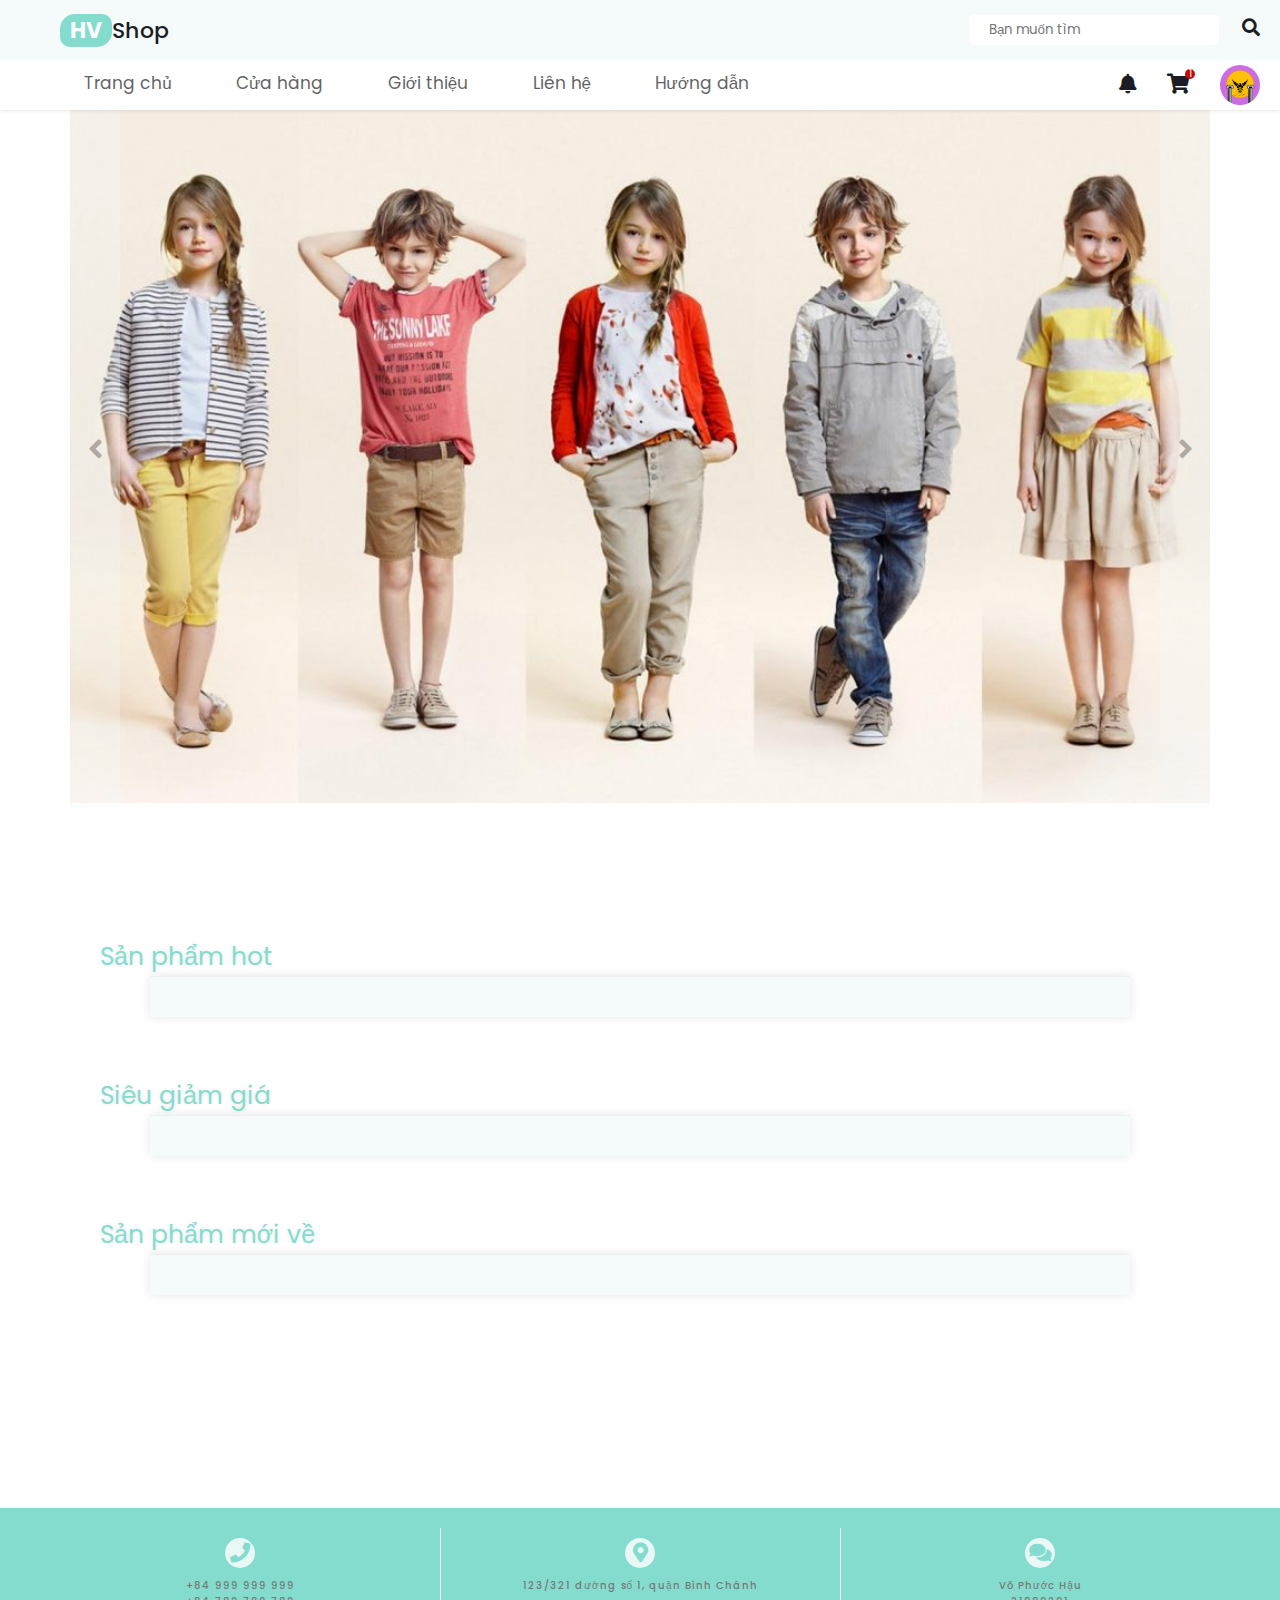
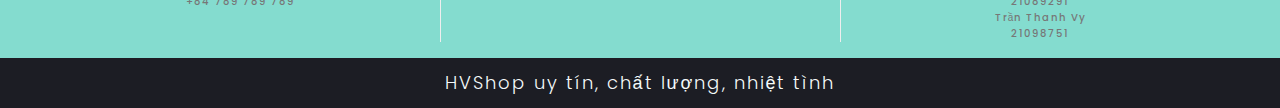
<file: index.html>
<!DOCTYPE html>
<html lang="en">
<head>
    <meta charset="UTF-8">
    <meta http-equiv="X-UA-Compatible" content="IE=edge">
    <meta name="viewport" content="width=device-width, initial-scale=1.0">
    <title>HV Shop</title>

    <!-- font awesome link -->
    <link rel="stylesheet" href="https://cdnjs.cloudflare.com/ajax/libs/font-awesome/5.15.4/css/all.min.css" integrity="sha512-1ycn6IcaQQ40/MKBW2W4Rhis/DbILU74C1vSrLJxCq57o941Ym01SwNsOMqvEBFlcgUa6xLiPY/NS5R+E6ztJQ==" crossorigin="anonymous" referrerpolicy="no-referrer" /> 

    <!-- css file -->
    <link rel="stylesheet" href="./all/color.css">
    <link rel="stylesheet" href="./style-home.css">
    <link rel="stylesheet" href="./all/style.css">



</head>
<body>

    <!-- header starts -->
    <header>
    <div class="header-top">
        <div class="logo">
            <h2>HV</h2>
            <p>Shop</p>
        </div>
        <div class="search-box">
            <input id="search-box" type="text" placeholder="Bạn muốn tìm">
            <label for="search-box"><i class="fas fa-search"></i></label>
            <div class="search-block">
                <p>Bạn muốn tìm</p>
            </div>
        </div>
    </div>
    <div class="header-bottom">
        <div class="menu">
            <div class="btn-menu" id="btn-menu"><i class="fas fa-bars"></i></div>
            <div class="menu-section">
                <a href="./index.html">Trang chủ</a>
                <a href="./shop/shop.html">Cửa hàng</a>
                <a href="./introduce/introduce.html">Giới thiệu</a>
                <a href="./contact/contact.html">Liên hệ</a>
                <a href="./sitemap/sitemap.html">Hướng dẫn</a>

            </div>
        </div>
        <div class="icons">
            <a href="./notification/notification.html"><i class="fas fa-bell"></i></a>
            <a href="./cart/cart.html"><i class="fas fa-shopping-cart" id="cart"><div class="count">1</div></i></a>
            <a href="./login/login.html" class="image-user">
                <img src="./image/avatar.png" alt="">
            </a>
        </div>
        
    </div>
    </header>
    <!-- header ends-->

    <!-- event section start -->
    <div class="events">
        <div class="frame">
            <i class="fas fa-angle-left prev-btn" onclick="prevSlide()"></i>
            <div class="slide-group">
                <div class="slide-item">
                    <img src="./image/events/event1.jpg" alt="">
                </div>
                <div class="slide-item">
                    <img src="./image/events/event2.jpg" alt="">
                </div>
                <div class="slide-item">
                    <img src="./image/events/event1.jpg" alt="">
                </div>
                <div class="slide-item">
                    <img src="./image/events/event2.jpg" alt="">
                </div>
            </div>
            <i class="fas fa-angle-right next-btn" onclick="nextSlide()"></i>
        </div>
    </div>
    <!-- event section end -->


    <!-- main starts -->
    <article>
        

        <!-- hot product section start -->
        <section id="hot">
            <div class="title">Sản phẩm hot</div>
            <div class="wrapper"></div>
        </section>
        <!-- hot product section ends -->


        <!-- sale product section start -->
        <section id="sale">
            <div class="title">Siêu giảm giá</div>
            <div class="wrapper">
            </div>
        </section>
        <!-- sale product section end -->

        <!-- new product section start -->
        <section id="new">
            <div class="title">Sản phẩm mới về</div>
            <div class="wrapper">
            </div>
        </section>
        <!-- new product section end-->




    </article>
    <!-- main ends -->

    <!-- footer starts -->
    <footer>
    <div class="icons">
        <div class="icon-group">
            <i class="fas fa-phone"></i>
            <div class="text">+84 999 999 999</div>
            <div class="text">+84 789 789 789</div>
        </div>
    
        <div class="icon-group">
            <i class="fas fa-map-marker-alt"></i>
            <div class="text">123/321 đường số 1, quận Bình Chánh</div>
        </div>
    
        <div class="icon-group">
            <i class="fas fa-comments"></i>
            <div class="text">Võ Phước Hậu <br>21089291</div>
            <div class="text">Trần Thanh Vy<br>21098751</div>
        </div>
    
        <div class="footer">HVShop uy tín, chất lượng, nhiệt tình</div>
    </div>
    </footer>
    <!-- footer ends -->



    <!-- javascript file -->
    <script type="module" src="./script.js"></script>
</body>
</html>
</file>
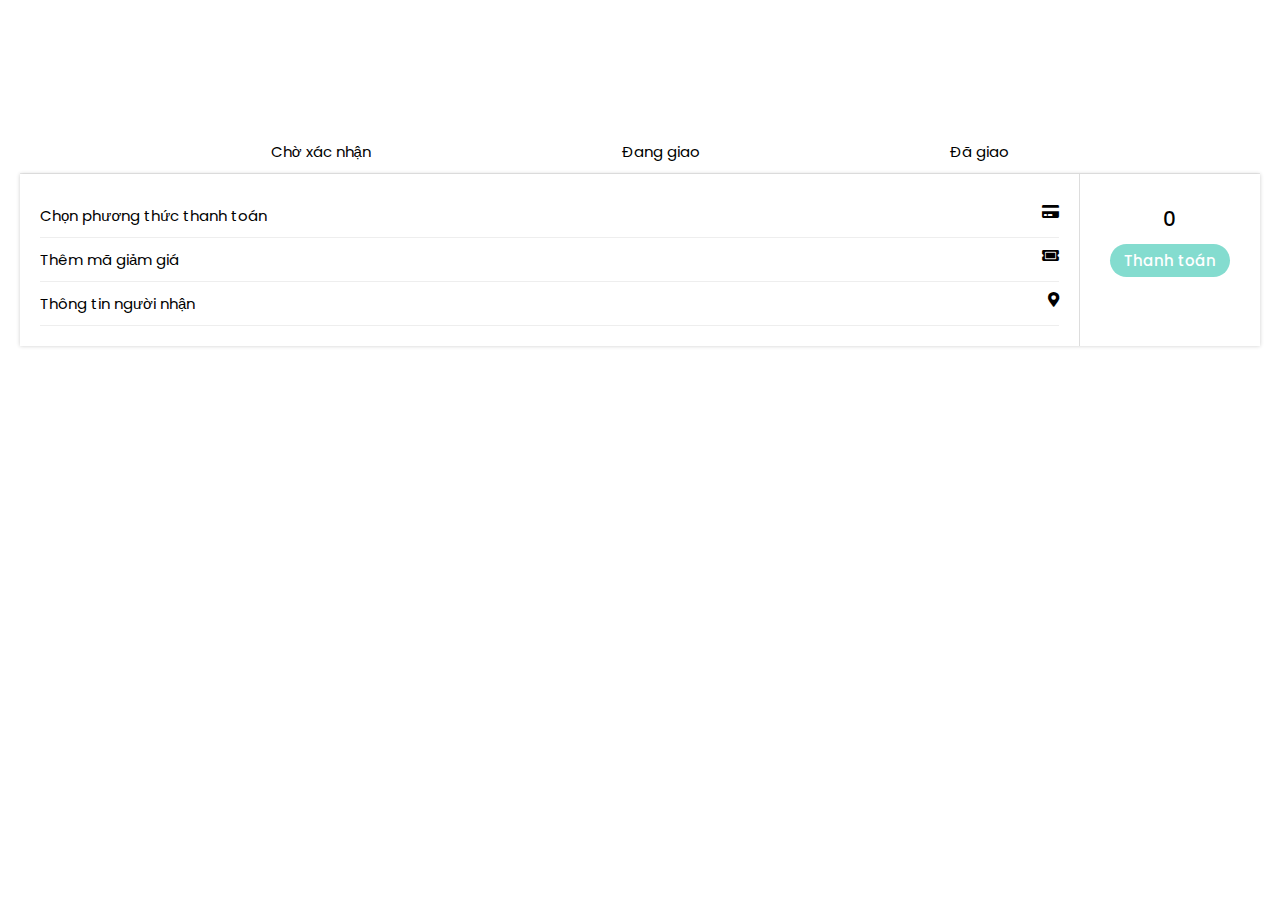
<file: cart/cart.html>
<!DOCTYPE html>
<html lang="en">
<head>
    <meta charset="UTF-8">
    <meta http-equiv="X-UA-Compatible" content="IE=edge">
    <meta name="viewport" content="width=device-width, initial-scale=1.0">
    <title>Cart</title>

    <!-- font awesome link -->
    <link rel="stylesheet" href="https://cdnjs.cloudflare.com/ajax/libs/font-awesome/5.15.4/css/all.min.css" integrity="sha512-1ycn6IcaQQ40/MKBW2W4Rhis/DbILU74C1vSrLJxCq57o941Ym01SwNsOMqvEBFlcgUa6xLiPY/NS5R+E6ztJQ==" crossorigin="anonymous" referrerpolicy="no-referrer" /> 

    <!-- css file -->
    <link rel="stylesheet" href="../all/color.css">
    <link rel="stylesheet" href="./cart.css">
    <link rel="stylesheet" href="../all/style.css">

</head>
<body>

    <!-- main starts -->
    <article>
        <nav class="cart-nav">
            <div>Chờ xác nhận</div>
            <div>Đang giao</div>
            <div>Đã giao</div>
        </nav>

        <main class="cart-body">
        </main>

        <div class="confirm-total">
            <div class="payment">
                <p>Chọn phương thức thanh toán <i class="fas fa-credit-card"></i></p>
                <p>Thêm mã giảm giá <i class="fas fa-ticket-alt"></i></p>
                <p>Thông tin người nhận <i class="fas fa-map-marker-alt"></i></p>

            </div>
            <div class="bill">
                <div id="total">0</div>
                <div class="btn" id="abate" onclick="alert('thanh toán thành công!')">Thanh toán</div>
            </div>
        </div>
    </article>
    <!-- main ends -->





    <!-- javascript file -->
    <script type="module" src="../all/app.js"></script>
    <script src="./cart.js"></script>
    
</body>
</html>
</file>
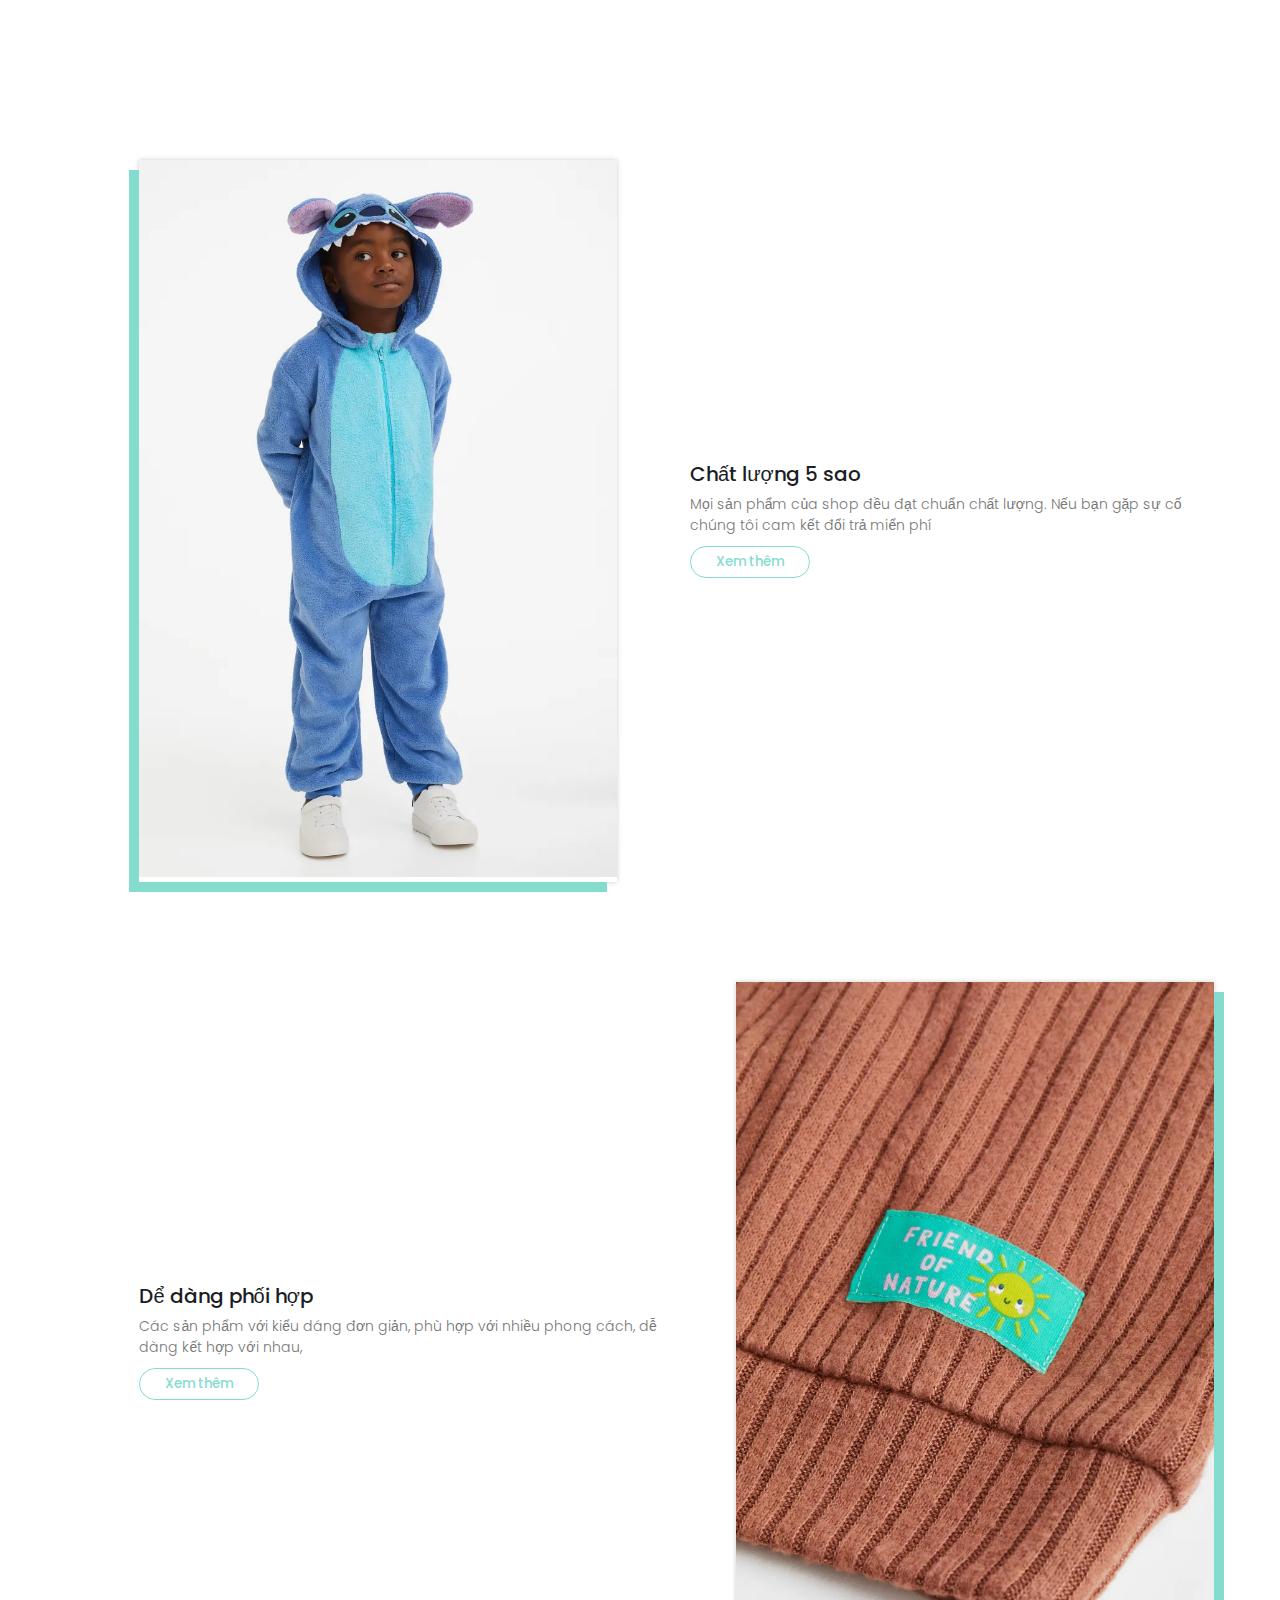
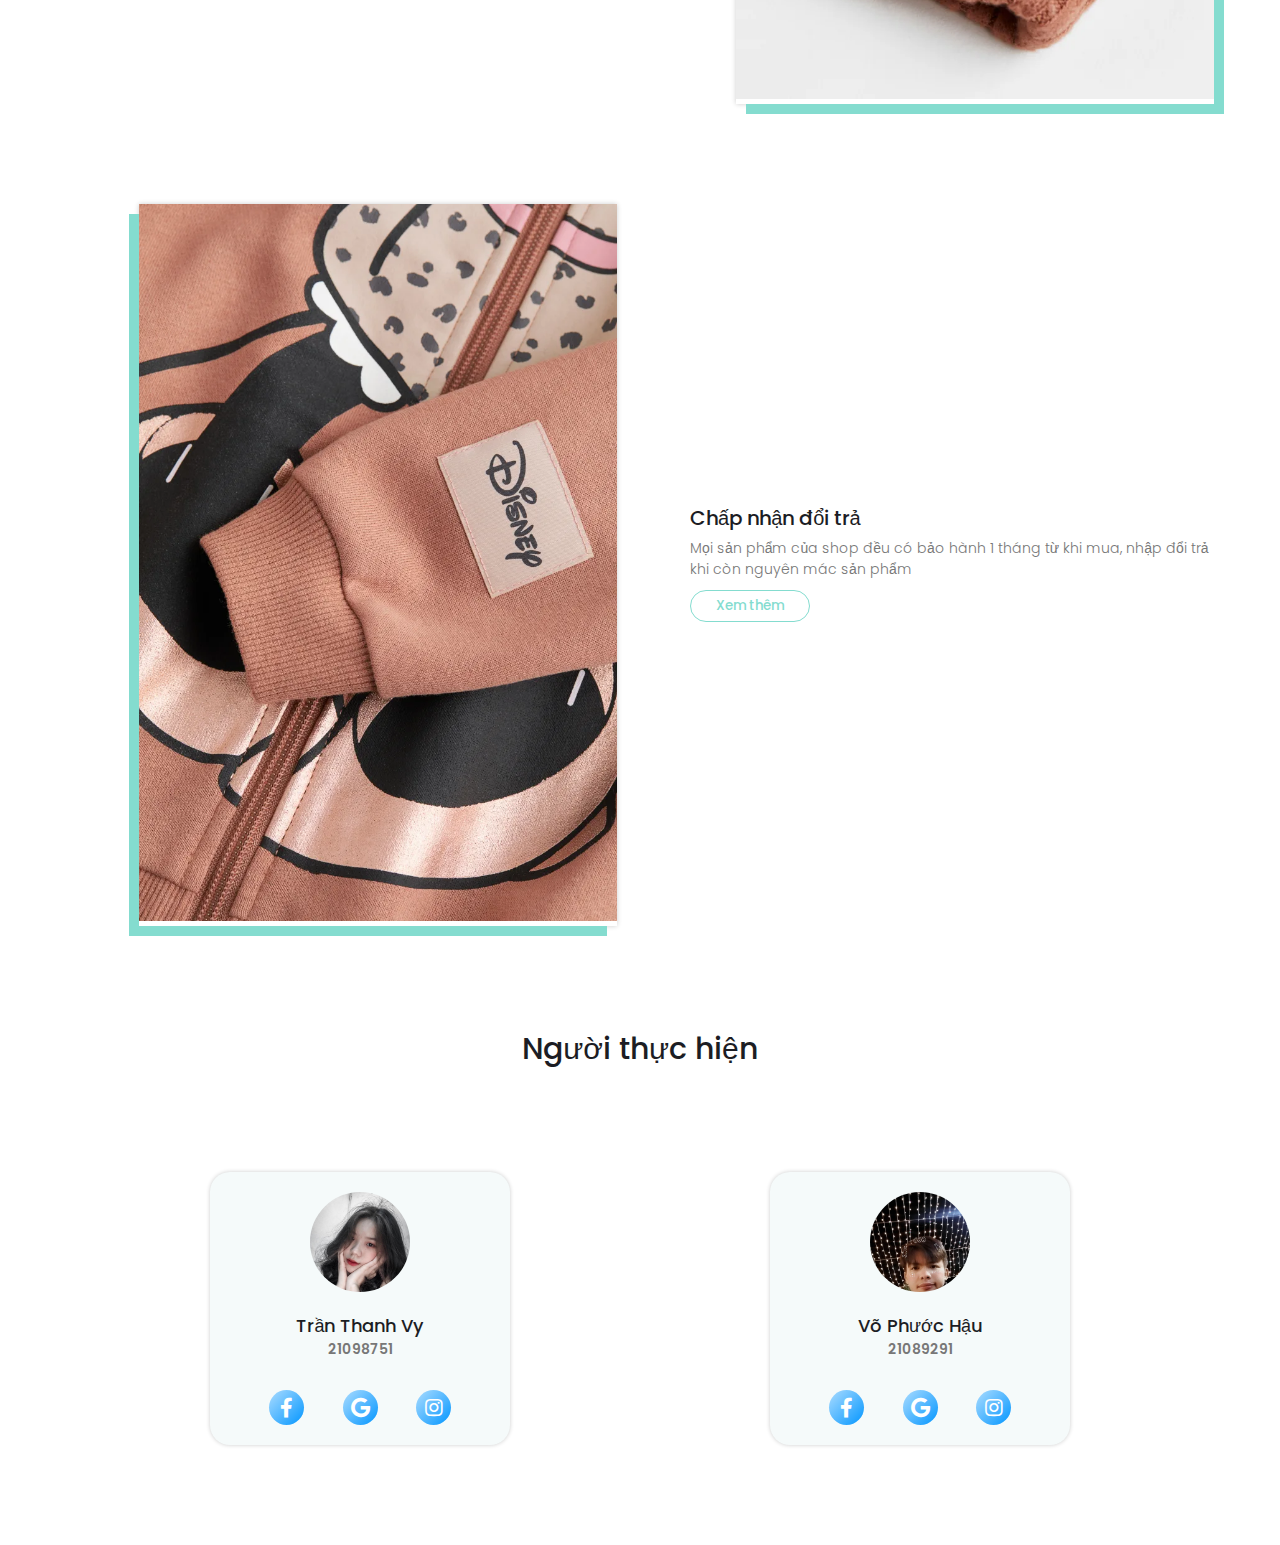
<file: introduce/introduce.html>
<!DOCTYPE html>
<html lang="en">
<head>
    <meta charset="UTF-8">
    <meta http-equiv="X-UA-Compatible" content="IE=edge">
    <meta name="viewport" content="width=device-width, initial-scale=1.0">
    <title>Introduce</title>

    <!-- font awesome link -->
    <link rel="stylesheet" href="https://cdnjs.cloudflare.com/ajax/libs/font-awesome/5.15.4/css/all.min.css" integrity="sha512-1ycn6IcaQQ40/MKBW2W4Rhis/DbILU74C1vSrLJxCq57o941Ym01SwNsOMqvEBFlcgUa6xLiPY/NS5R+E6ztJQ==" crossorigin="anonymous" referrerpolicy="no-referrer" /> 

    <!-- css file -->
    <link rel="stylesheet" href="../all/color.css">
    <link rel="stylesheet" href="../all/style.css">
    <link rel="stylesheet" href="./style-introduce.css">

</head>
<body>

    <!-- main starts -->
    <article>
        <!-- section start  -->
        <section>
            <div class="image">
                <img src="../image/introduct/tieuchi1.webp" alt="">
            </div>
            <div class="text">
                <h1>Chất lượng 5 sao </h1>
                <p>Mọi sản phẩm của shop đều đạt chuẩn chất lượng. Nếu bạn gặp sự cố chúng tôi cam kết đổi trả miển phí</p>
                <a href="../index.html"><button class="btn-primary">Xem thêm</button></a>
            </div>
        </section>

        <section>
            
            <div class="text">
                <h1>Dể dàng phối hợp </h1>
                <p>Các sản phẩm với kiểu dáng đơn giản, phù hợp với nhiều phong cách, dễ dàng kết hợp với nhau, </p>
                <a href="../index.html"><button class="btn-primary">Xem thêm</button></a>
            </div>
            <div class="image">
                <img src="../image/introduct/tieuchi2.webp" alt="">
            </div>
        </section>

        <section>
            <div class="image">
                <img src="../image/introduct/tieuchi3.webp" alt="">
            </div>
            <div class="text">
                <h1>Chấp nhận đổi trả </h1>
                <p>Mọi sản phẩm của shop đều có bảo hành 1 tháng từ khi mua, nhập đổi trả khi còn nguyên mác sản phẩm</p>
                <a href="../index.html"><button class="btn-primary">Xem thêm</button></a>
            </div>
        </section>

        
        <!-- section end  -->
        <div class="admin">
            <div class="title">Người thực hiện</div>
            <div class="admin-items">
                <div class="admin-group">
                    <div class="image-admin">
                        <img src="../image/admin/admin1.jpg" alt="">
                    </div>
                    <h4>Trần Thanh Vy</h4>
                    <p>21098751</p>
                    <div class="icons">
                        <i class="fab fa-facebook-f"></i>
                        <i class="fab fa-google"></i>
                        <i class="fab fa-instagram"></i>
                    </div>
                </div>
                
                <div class="admin-group">
                    <div class="image-admin">
                        <img src="../image/admin/admin2.jpg" alt="">
                    </div>
                    <h4>Võ Phước Hậu</h4>
                    <p>21089291</p>
                    <div class="icons">
                        <i class="fab fa-facebook-f"></i>
                        <i class="fab fa-google"></i>
                        <i class="fab fa-instagram"></i>
                    </div>
                </div>
            </div>
        </div>

    </article>
    <!-- main ends -->





    <!-- javascript file -->
    <script type="module" src="../all/app.js"></script>
    
</body>
</html>
</file>
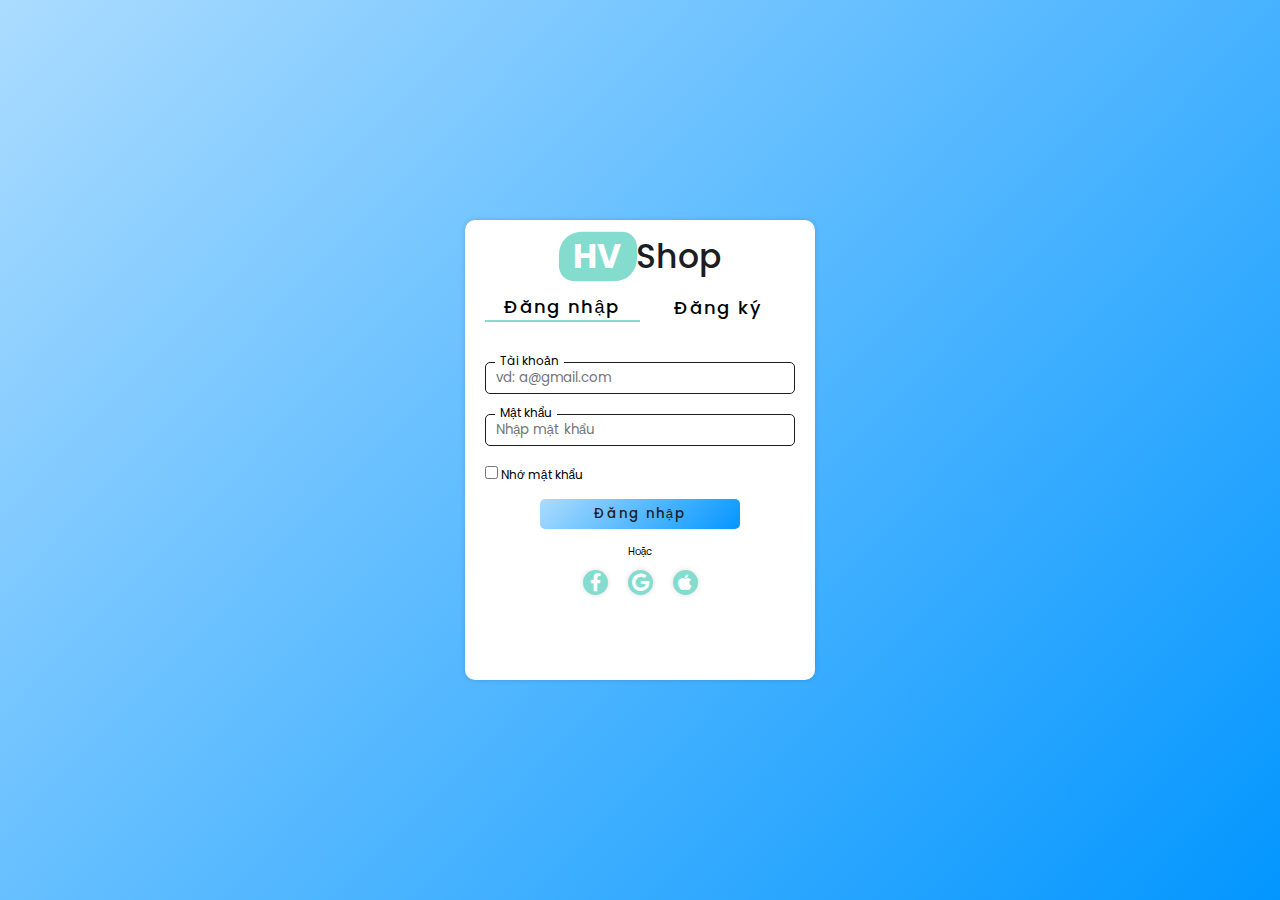
<file: login/login.html>
<!DOCTYPE html>
<html lang="en">
<head>
    <meta charset="UTF-8">
    <meta http-equiv="X-UA-Compatible" content="IE=edge">
    <meta name="viewport" content="width=device-width, initial-scale=1.0">
    <title>lOGIN</title>

    <!-- font awesome -->
    <link rel="stylesheet" href="https://cdnjs.cloudflare.com/ajax/libs/font-awesome/5.15.4/css/all.min.css" integrity="sha512-1ycn6IcaQQ40/MKBW2W4Rhis/DbILU74C1vSrLJxCq57o941Ym01SwNsOMqvEBFlcgUa6xLiPY/NS5R+E6ztJQ==" crossorigin="anonymous" referrerpolicy="no-referrer" /> 

    <!-- css file -->

    <link rel="stylesheet" href="../all/color.css">
    <link rel="stylesheet" href="../all/style.css">
    <link rel="stylesheet" href="./style-login.css">

</head>
<body>
    <div class="frame">
        <div class="wrapper">
            <div class="logo">
                <h2>HV</h2>
                <p>Shop</p>
            </div>

            <div class="toggle-btn">
                <div class="login active" onclick="login()">Đăng nhập</div>
                <div class="sign-up" onclick="signUp()">Đăng ký</div>
            </div>

            <from id="login">
                <div class="group-input">
                    <label for="email-login">Tài khoản</label>
                    <input id="email-login" type="text" placeholder="vd: a@gmail.com">
                    <div class="message"></div>
                </div>
                <div class="group-input">
                    <label for="pass-login" >Mật khẩu</label>
                    <input id="pass-login" type="password" placeholder="Nhập mật khẩu">
                    <div class="message"></div>
                </div>
                <div class="check-box">
                    <input type="checkbox" name="" id="check-box">
                    <span class="remember">Nhớ mật khẩu</span>
                </div>
                <button class="submit-btn"><a href="../index.html">Đăng nhập</a></button>
                <p class="indefinite">Hoặc</p>
                <div class="icons">
                    <i class="fab fa-facebook-f"></i>
                    <i class="fab fa-google"></i>
                    <i class="fab fa-apple"></i>
                </div>
            </from>

            <from id="sign-up">
                <div class="group-input">
                    <label for="email-sign-up">Tài khoản</label>
                    <input id="email-sign-up" type="text" placeholder="vd: a@gmail.com">
                    <div class="message"></div>
                </div>
                <div class="group-input">
                    <label for="pass-sign-up" >Mật khẩu</label>
                    <input id="pass-sign-up" type="password" placeholder="Nhập mật khẩu">
                    <div class="message"></div>
                </div>
                <div class="group-input">
                    <label for="enter-pass" >Nhập lại mật khẩu</label>
                    <input id="enter-pass" type="password" placeholder="Nhập mật khẩu">
                    <div class="message"></div>
                </div>
                <div class="check-box">
                    <input type="checkbox" name="" id="check-box">
                    <span class="remember">Đồng ý với mọi điều khoản</span>
                </div>
                <!-- <a href="../home/index.html" class="submit-btn">Đăng ký</a> -->
                <button class="submit-btn"><a href="../index.html">Đăng kí</a></button>
            </from>
        </div>
    </div>


    <!-- script file -->
    <script src="./login.js"></script>
    <script>
        // xử lí sog in form 
        Validator({
            form: '#login',
            rules: [
                Validator.isRequired('#email-login'),
                Validator.isEmail('#email-login'),

                Validator.minLength('#pass-login',6),
                Validator.isConfirmed('#pass-login', function() {
                    return '123456';
                }, 'Mật khẩu '),
            ]
        });



        // xử lý sign up form 
        Validator({
            form: '#sign-up',
            rules: [
                Validator.isRequired('#email-sign-up'),
                Validator.isEmail('#email-sign-up'),

                Validator.isRequired('#pass-sign-up'),
                Validator.minLength('#pass-sign-up',6),

                Validator.isRequired('#enter-pass'),
                Validator.isConfirmed('#enter-pass', function() {
                    return document.getElementById('pass-sign-up').value;
                }, 'Mật khẩu nhập lại'),
            ]
        });
    </script>
</body>
</html>
</file>
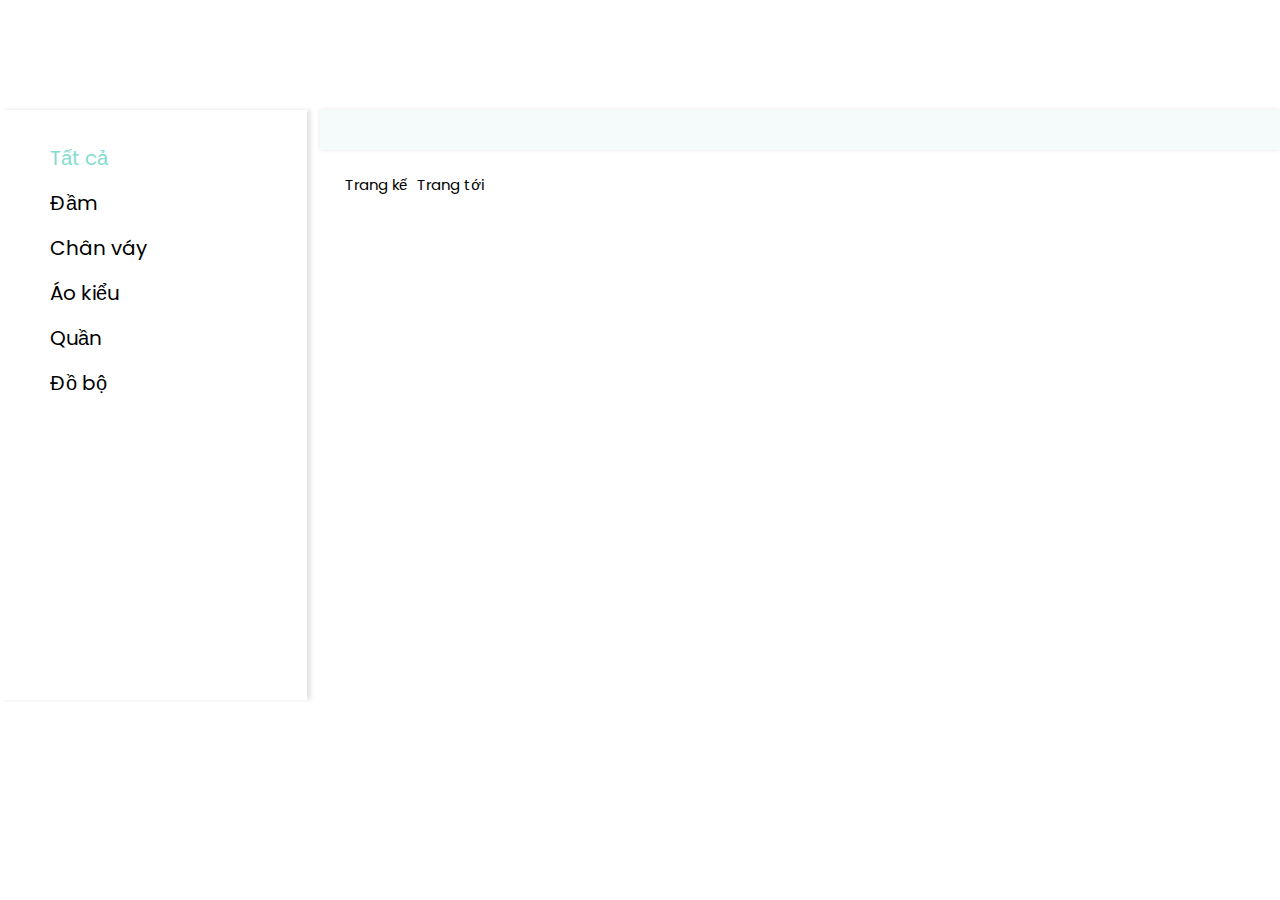
<file: shop/shop.html>
<!DOCTYPE html>
<html lang="en">
<head>
    <meta charset="UTF-8">
    <meta http-equiv="X-UA-Compatible" content="IE=edge">
    <meta name="viewport" content="width=device-width, initial-scale=1.0">
    <title>Shop Page</title>

    <!-- font awesome link -->
    <link rel="stylesheet" href="https://cdnjs.cloudflare.com/ajax/libs/font-awesome/5.15.4/css/all.min.css" integrity="sha512-1ycn6IcaQQ40/MKBW2W4Rhis/DbILU74C1vSrLJxCq57o941Ym01SwNsOMqvEBFlcgUa6xLiPY/NS5R+E6ztJQ==" crossorigin="anonymous" referrerpolicy="no-referrer" /> 

    <!-- css file -->
    <link rel="stylesheet" href="../all/color.css">
    <link rel="stylesheet" href="../all/style.css">
    <link rel="stylesheet" href="./shop-page.css">

</head>
<body>

    <!-- main starts -->
    <article>
        <aside>
            <p class="section active" onclick="handlerClickFilter(this,0)">Tất cả</p>
            <p class="section" onclick="handlerClickFilter(this,1)">Đầm</p>
            <p class="section" onclick="handlerClickFilter(this,2)">Chân váy</p>
            <p class="section" onclick="handlerClickFilter(this,3)">Áo kiểu</p>
            <p class="section" onclick="handlerClickFilter(this,4)">Quần</p>
            <p class="section" onclick="handlerClickFilter(this,5)">Đồ bộ</p>
        </aside>
        <main>
            <div class="list-product">
                
            </div>
            <div class="pagination">
                <div id="prev" >Trang kế</div>
                <div class="numbers">
                </div>
                <div id="next">Trang tới</div>
            </div>
        </main>
    </article>
    <!-- main ends -->





    <!-- javascript file -->
    <script type="module" src="../all/app.js"></script>
    
    <script type="module" src="./shop-page.js"></script>

    <script></script>
    
    
</body>
</html>
</file>
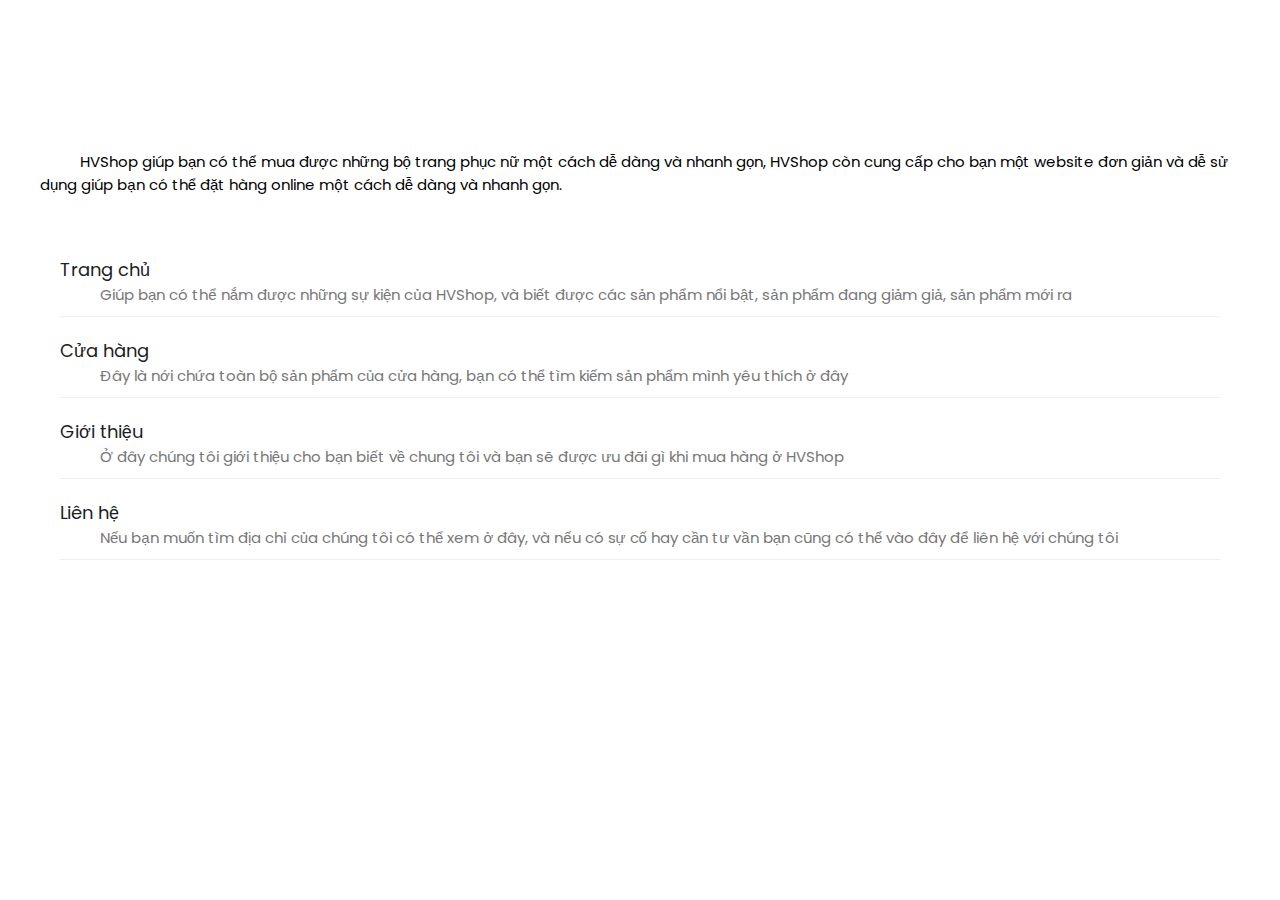
<file: sitemap/sitemap.html>
<!DOCTYPE html>
<html lang="en">
<head>
    <meta charset="UTF-8">
    <meta http-equiv="X-UA-Compatible" content="IE=edge">
    <meta name="viewport" content="width=device-width, initial-scale=1.0">
    <title>SiteMap</title>

    <!-- font awesome link -->
    <link rel="stylesheet" href="https://cdnjs.cloudflare.com/ajax/libs/font-awesome/5.15.4/css/all.min.css" integrity="sha512-1ycn6IcaQQ40/MKBW2W4Rhis/DbILU74C1vSrLJxCq57o941Ym01SwNsOMqvEBFlcgUa6xLiPY/NS5R+E6ztJQ==" crossorigin="anonymous" referrerpolicy="no-referrer" /> 

    <!-- css file -->
    <link rel="stylesheet" href="../all/color.css">
    <link rel="stylesheet" href="../all/style.css">
    <link rel="stylesheet" href="./sitemap.css">

</head>
<body>

    <!-- main starts -->
    <article>

        <div class="sitemap">
            <p>HVShop giúp bạn có thể mua được những bộ trang phục nữ một cách dễ dàng và nhanh gọn, HVShop còn cung cấp cho bạn một website đơn giản và dễ sử dụng giúp bạn có thể đặt hàng online một cách dễ dàng và nhanh gọn.</p>
            <aside>
                <a href="../index.html">
                    <h2>Trang chủ</h2> 
                    <p>Giúp bạn có thể nắm được những sự kiện của HVShop, và biết được các sản phẩm nổi bật, sản phẩm đang giảm giả, sản phẩm mới ra</p>
                </a>
                <a href="../shop/shop.html">
                    <h2>Cửa hàng</h2>
                    <p>Đây là nới chứa toàn bộ sản phẩm của cửa hàng, bạn có thể tìm kiếm sản phẩm mình yêu thích ở đây</p>
                </a>
                <a href="../introduce/introduce.html">
                    <h2>Giới thiệu</h2>
                    <p>Ở đây chúng tôi giới thiệu cho bạn biết về chung tôi và bạn sẽ được ưu đãi gì khi mua hàng ở HVShop</p>
                </a>
                <a href="../contact/contact.html">
                    <h2>Liên hệ</h2>
                    <p>Nếu bạn muốn tìm địa chỉ của chúng tôi có thể xem ở đây, và nếu có sự cố hay cần tư vần bạn cũng có thể vào đây để liên hệ với chúng tôi</p>
                </a>
            </aside>

        </div>
        
    </article>
    <!-- main ends -->





    <!-- javascript file -->
    <!-- <script src="../all/app.js"></script> -->
    <script type="module" src="../all/app.js"></script>
</body>
</html>
</file>
<file: all/color.css>
@import url('https://fonts.googleapis.com/css2?family=Poppins:wght@100;200;300;400;500;600;700;800;900&display=swap');

:root {
    --main-color: #84dccf;
    --linear-color: linear-gradient(134deg, #abdcff, #0396ff);

    --text-900: #1c1d24;
    --text-700: #777;

    --background-100: #f5fafa;
    --background-50: #ffffff;
}
</file>
<file: style-home.css>
/* section event */
.events {
    margin-top: 9rem;
    display: flex;
    justify-content: center;
}
.events .frame{
    width: 100%;
    max-width: 114rem;
    position: relative;
    display: flex;
    align-items: center;
    overflow: hidden;
    cursor: pointer;
}

.prev-btn,
.next-btn {
    position: absolute;
    width: 5rem;
    height: 100%;
    background: var(--background-100);
    color: var(--text-900);
    font-size: 3rem;
    display: flex;
    align-items: center;
    justify-content: center;
    opacity: 0.3;
    z-index: 10;
    cursor: pointer;
}

.prev-btn:hover,
.next-btn:hover {
    opacity: 0.8;
}

.prev-btn {
    left: 0;
}
.next-btn {
    right: 0;
}

.slide-group {
    display: flex;
    position: relative;
    /* left: -1024px; */
}

.slide-group .slide-item {
    flex: 1 0 100%;
    width: 100%;
}

.slide-group .slide-item img {
    width: 100%;
    object-fit: cover;
}


/* section */
section:not(.events) {
    padding: 2rem 15rem 4rem;
    background: var(--background-50);
}

.title {
    font-size: 2.5rem;
    color: var(--main-color);
    text-shadow: 0 0 0.4rem rgba(0,0,0,0.1);
    border-radius: 0.5rem;
    text-indent: -5rem;
}

.wrapper {
    width: 100%;
    display: flex;
    background: var(--background-100);
    overflow: auto;
    padding: 2rem;
    border-top: 0.1rem solid #eee;
    box-shadow: 0 0 1rem rgba(0,0,0,0.1);
}


.wrapper .product {
    cursor: pointer;
    flex: 1 0 20rem;
    width: 20rem;
    padding: 1.5rem;
    border-radius: 1rem;
    background: var(--background-50);
    margin: 0 1rem;
    box-shadow: 0 0 0.5rem rgba(0,0,0,0.1);
    position: relative;
}
.wrapper .product.hot::after {
    position: absolute;
    top: 1.5rem;
    left: 0;
    content: 'HOT';
    height: 2.5rem;
    text-align: center;
    min-width: 6rem;
    line-height: 2.5rem;
    color: var(--background-50);
    font-size: 1.4rem;
    background: rgb(194, 10, 10);
}
.wrapper .product.sale::after {
    position: absolute;
    top: 1.5rem;
    left: 0;
    content: 'HOT';
    height: 2.5rem;
    text-align: center;
    min-width: 6rem;
    line-height: 2.5rem;
    color: var(--background-50);
    font-size: 1.4rem;
    background: rgb(255, 196, 0);
}
.wrapper .product.new::after {
    position: absolute;
    top: 1.5rem;
    left: 0;
    content: 'HOT';
    height: 2.5rem;
    text-align: center;
    min-width: 6rem;
    line-height: 2.5rem;
    color: var(--background-50);
    font-size: 1.4rem;
    background: var(--main-color);
}

.wrapper .product .image {
    width: 100%;
    height: 22.5rem;
    overflow: hidden;
    border-radius: 0.5rem;
    position: relative;
}

.wrapper .product .image::after {
    position: absolute;
    content: "Xem thêm";
    bottom: 0;
    left: 0;
    width: 100%;
    height: 3rem;
    background: rgba(0,0,0,0.2);
    color: var(--background-50);
    font-size: 1.8rem;
    text-align: center;
    display: none;
}

.wrapper .product:hover .image::after {
    display: block;
}

.wrapper .product .image img {
    width: 100%;
    height: 100%;
    object-fit: cover;
}

.wrapper .product .info-product .name {
    font-size: 1.3rem;
    font-weight: 400;
    letter-spacing: -0rem;
    color: var(--text-900);
}

.wrapper .product .info-product .price {
    font-size: 1.5rem;
    color: red;
    font-weight: 400;
    letter-spacing: 0.1rem;
}

.wrapper .product .info-product .price {
    margin-top: 1rem;
    display: flex;
    justify-content: start;
    align-items: end;
}

.wrapper .product .info-product .price span {
    color: var(--text-900);
    font-size: 1.2rem;
}

.wrapper .product:hover {
    box-shadow: 0 0 1rem rgba(0,0,0,0.2);
}

.wrapper .product .left {
    left: 1.5rem;
}

.wrapper .product .right {
    right: 1.5rem;
}























@media (max-width: 960px) {
    section:not(.events) {
        padding: 2rem 10rem 4rem;
    }
}

@media (max-width: 768px) {
    section:not(.events) {
        padding: 2rem 5rem 4rem;
    }
    .title {
        text-indent: -3rem;
    }
}

@media (max-width: 600px) {
    section:not(.events) {
        padding: 2rem 2rem 4rem;
    }
    .title {
        text-indent: 0rem;
    }
}
</file>
<file: cart/cart.css>
article {
    padding: 2rem;
    min-height: 100vh;
}

article .cart-nav {
    display: flex;
    justify-content: space-evenly;
    font-size: 1.5rem;
    padding: 1rem 0;
    border-bottom: 0.1rem solid #eee;
    cursor: pointer;
}

article .cart-nav div:hover {
    opacity: 0.7;
}


.cart-body section {
    display: grid;
    grid-template-columns: 0.15fr 1fr 5fr 1fr;
    border: 0.1rem solid #ddd;
    padding-right: 1rem;
    gap: 1rem;
    position: relative;
    margin-bottom: 1rem;
}

.cart-body section .remove {
    background: rgb(227, 48, 48);
    box-shadow: 0 0 0.4rem rgba(0,0,0,0.2);
}

.cart-body section .remove:hover ~ div {
    opacity: 0.5;
}

.cart-body section .remove i {
    font-size: 2rem;
    color: var(--text-900);
}

.cart-body section .image {
    padding: 1rem;
    max-width: 10rem;
    width: 100%;
    overflow: hidden;
}

.cart-body section .image img {
    object-fit: cover;
    width: 100%;
}

.cart-body section .info-product {
    margin: 1rem;
}

.cart-body section .info-product h3 {
    font-size: 2rem;
    font-weight: 400;
    color: var(--text-900);
}

.cart-body section .info-product p {
    width: 10rem;
    display: flex;
    justify-content: space-between;
    color: var(--text-700);
}

.cart-body section .total {
    display: flex;
    justify-content: flex-end;
    align-items: center;
}

.cart-body section .total p {
    font-size: 1.6rem;
    margin-right: 1rem;
}

.confirm-total {
    display: flex;
    justify-content: space-between;
    box-shadow: 0 0 0.4rem rgba(0,0,0,0.2);
}

.confirm-total .payment {
    padding: 2rem;
    width: 100%
}

.confirm-total .payment p {
    font-size: 1.5rem;
    cursor: pointer;    
    padding: 1rem 0;
    display: flex;
    justify-content: space-between;
    border-bottom: 0.1rem solid #eee;
}

.confirm-total .payment p:hover {
    transform: scale(1.01);
}

.confirm-total .bill {
    width: 20rem;
    font-size: 1.5rem;
    font-weight: 400;
    padding: 2rem 3rem;
    border-left: 0.1rem solid #ddd;
}

.confirm-total .bill #total {
    margin: 1rem auto;
    font-size: 2rem;
    font-weight: 500;
    letter-spacing: 0.1rem;
    text-align: center;
}

.confirm-total .bill .total {
    /* text-align: center; */
}




@media (max-width: 960px) {

}

@media (max-width: 768px) {

}

@media (max-width: 600px) {

}
</file>
<file: introduce/style-introduce.css>
section {
    padding: 5rem 10%;
    padding-right: 0.5rem;
    display: flex;
    justify-content: space-around;

}

.image {
    width: 41.6667%;
    overflow: hidden;
    box-shadow: -1rem 1rem 0 var(--main-color),
    0 0 0.5rem rgba(0,0,0,0.2);
    margin-right: 5rem
}

section:nth-child(even) .image {
    box-shadow: 1rem 1rem 0 var(--main-color),
    0 0 0.5rem rgba(0,0,0,0.2);
}

article .image img {
    width: 100%;
    object-fit: cover;
}

article .text {
    width: 50%;
    display: flex;
    justify-content: center;
    align-items: flex-start;
    flex-direction: column;
    padding-right: 5rem;
}

article .text h1 {
    font-size: 2rem;
    font-weight: 500;
    line-height: 2rem;
    color: var(--text-900);
}
article .text p {
    color: var(--text-700);
    font-size: 1.4rem;
    font-weight: 300;
    margin: 1rem 0;
}

.admin {
    width: 100%;
    display: flex;
    flex-direction: column;
    align-items: center;
    margin: 5rem 0;
}

.admin .title {
    font-size: 3rem;
    font-weight: 500;
    color: var(--text-900);
}

.admin .admin-items {
    width: 100%;
    display: flex;
    justify-content: space-evenly;
    margin-top: 5rem;
}

.admin .admin-items .admin-group {
    width: 30rem;
    background: var(--background-100);
    border-radius: 2rem;
    box-shadow: 0 0 0.4rem rgba(0,0,0,0.2);
    padding: 2rem;
    display: flex;
    flex-direction: column;
    align-items: center;
    margin: 5rem;
}

.admin .admin-items .admin-group:hover {
    box-shadow: 0 0 1rem var(--main-color);
}

.admin .admin-items .admin-group .image-admin {
    width: 10rem;
    height: 10rem;
    border-radius: 50%;
    overflow: hidden;
}

.admin .admin-items .admin-group .image-admin img {
    width: 100%;
    object-fit: cover;
}

.admin .admin-items .admin-group h4 {
    margin-top: 2rem;
    font-size: 1.8rem;
    font-weight: 500;
    color: var(--text-900);
}

.admin .admin-items .admin-group p {
    margin-bottom: 3rem;
    color: var(--text-700);
    font-size: 1.4rem;
    font-weight: 600;
}

.admin .admin-items .admin-group .icons {
    width: 100%;
    display: flex;
    justify-content: space-evenly;
}

.admin .admin-items .admin-group .icons i {
    width: 3.5rem;
    height: 3.5rem;
    border-radius: 50%;
    background: var(--linear-color);
    line-height: 3.5rem;
    text-align: center;
    font-size: 2rem;
    color: var(--background-50);
    cursor: pointer;
}

.admin .admin-items .admin-group .icons i:hover {
    transform: translateY(-1rem) scale(1.1);
    
}



@media (max-width: 960px) {
    .text {
        padding: 0;
    }
    /* secttion events  */
}

@media (max-width: 768px) {
    section {
        padding: 2rem 6%;
    }
    .image {
        margin-right: 2rem;
    }
    .text p {
        display: none;
    }
    .text .btn-primary {
        margin: 2rem 0;
    }

    .admin .admin-items {
        flex-direction: column;
        align-items: center;
    }
}

@media (max-width: 600px) {
    .text h1 {
        font-size: 1.6rem;
    }
    

}
</file>
<file: login/style-login.css>
.logo {
    transform: scale(1.5);
    display: flex;
    justify-content: center;
}

.frame {
    width: 100%;
    height: 100vh;
    background: var(--linear-color);
    display: flex;
    justify-content: center;
    align-items: center;
}

.wrapper {
    width: 100%;
    height: 46rem;
    max-width: 35rem;
    background: var(--background-50);
    padding: 2rem;
    border-radius: 1rem;
    box-shadow: 0 0 0.5rem rgba(0,0,0,0.15);
    display: flex;
    flex-direction: column;
    overflow: hidden;
}

.wrapper .toggle-btn {
    display: flex;
    justify-content: space-between;
    align-items: center;
    margin: 2rem 0;
    cursor: pointer;
}

.wrapper .toggle-btn div{
    width: 50%;
    font-size: 1.8rem;
    text-align: center;
    font-weight: 500;
    letter-spacing: 0.2rem;
}

.wrapper .toggle-btn div.active {
    border-bottom: 0.2rem solid var(--main-color);
}

.wrapper .toggle-btn div:hover {
    text-shadow: 0 0 0.4rem var(--main-color);
}

.group-input {
    width: 100%;
    position: relative;
    margin: 2rem 0 2rem 0;
}

.group-input label {
    position: absolute;
    top: -1rem;
    left: 1rem;
    background: #fff;
    font-size: 1.2rem;
    padding: 0 0.5rem;
}

.group-input input {
    width: 100%;
    outline: none;
    background: transparent;
    border: 0.1rem solid var(--text-900);
    padding: 0.5rem 1rem;
    border-radius: 0.5rem;
}

.group-input.error input {
    border: 0.1rem solid red;
    box-shadow: 0 0 0.4rem rgba(255, 0, 0, 0.1);
}

.group-input .message {
    color: red;
    margin: 0 1rem;
}

#check-box {
    outline: #0396ff;
}

.remember {
    font-size: 1.2rem;
}

.submit-btn {
    width: 20rem;
    border: none;
    background: var(--linear-color);
    padding: 0.5rem 1.5rem;
    border-radius: 0.5rem;
    margin: 1.5rem calc(50% - 10rem) ;
    color: var(--background-50);
    font-weight: 500;
    letter-spacing: 0.2rem;
    cursor: pointer;
}   
.submit-btn a {
    color: var(--text-900);
}

.submit-btn:hover {
    transform: scale(1.1);
}

.indefinite {
    width: 100%;
    display: flex;
    justify-content: center;
}

.icons {
    margin-top: 1rem;
    width: 100%;
    display: flex;
    justify-content: center;
}

.icons i {
    width: 2.5rem;
    height: 2.5rem;
    border-radius: 50%;
    background: var(--main-color);
    color: var(--background-50);
    text-align: center;
    font-size: 1.8rem;
    line-height: 2.5rem;
    box-shadow: 0 0 0.5rem rgba(0,0,0,0.15);
    margin: 0 1rem;
    cursor: pointer;
}

#login {
    position: relative;
    left: 0;
    /* left: -40rem; */

}

#sign-up {
    position: relative;
    top: -26rem;
    left: 40rem;
}
</file>
<file: shop/shop-page.css>
article {
    display: flex;
    justify-content: space-between;
    position: relative;
}

aside {
    padding-top: 1.8rem;
    width: 24%;
    box-shadow: 0.4rem 0 0.4rem rgba(0,0,0,0.1);
    background: var(--background-50);
}

aside::after {
    position: absolute;
    top:5rem;
    right: -3rem;
    content: '>';
    font-size: 3rem;
    width: 5rem;
    height: 5rem;
    border-radius: 0 50% 50% 0;
    background: var(--background-50);
    text-align: center;
    display: none;
}

aside:hover {
    transform: translateX(0);
}

aside .section {
    margin: 1.5rem 5rem;
    font-size: 2rem;
    cursor: pointer;

}

aside .section.active {
    color: var(--main-color);
}

aside .section:hover {
    opacity: 0.9;
    transform: scale(1.08);
}

main {
    width: 75% ;
}

.list-product {
    background: var(--background-100);
    display: grid;
    grid-template-columns: 1fr 1fr 1fr;
    gap: 4rem;
    padding: 2rem;
    box-shadow: 0 0 0.4rem rgba(0,0,0,0.1);
}

/* product */

.list-product .product {
    cursor: pointer;
    padding: 2rem;
    border-radius: 1rem;
    background: var(--background-50);
    box-shadow: 0 0 0.5rem rgba(0,0,0,0.1);
    position: relative;

}

.list-product .product .image {
    width: 100%;
    height: 25rem;
    overflow: hidden;
    border-radius: 0.5rem;
    position: relative;
}


.list-product .product .image::after {
    position: absolute;
    content: "Xem thêm";
    bottom: 0;
    left: 0;
    width: 100%;
    height: 3rem;
    background: rgba(0,0,0,0.2);
    color: var(--background-50);
    font-size: 1.8rem;
    text-align: center;
    display: none;
}

.list-product .product:hover .image::after {
    display: block;
}

.list-product .product .image img {
    width: 100%;
    height: 100%;
    object-fit: cover;
}

.list-product .product .info-product .name {
    font-size: 1.5rem;
    font-weight: 500;
    color: var(--text-900);
    margin: 1rem 0;
}

.list-product .product .info-product .price {
    font-size: 1.5rem;
    color: red;
    font-weight: 500;
    letter-spacing: 0.1rem;
    display: flex;
    justify-content: end;
    align-items: end;
} 

.list-product .product .info-product .price span {
    color: var(--text-900);
    font-size: 1.2rem;
    margin-left: 0.4rem;
}

.list-product .product:hover {
    box-shadow: 0 0 1rem rgba(0,0,0,0.2);
}

.pagination {
    display: flex;
    justify-content: start;
    font-size: 1.5rem;
    margin: 2rem;
} 

.numbers {
    display: flex;
    justify-content: center;
    cursor: pointer;
}


#prev,
#next {
    cursor: pointer;
    padding: 0 0.5rem;
    text-align: center;
    border-radius: 0.2rem;
    line-height: 3rem;
    user-select: none;
}

.number {
    width: 3rem;
    text-align: center;
    border-radius: 0.2rem;
    line-height: 3rem;
    margin: 0 0.5rem;
    user-select: none;
}


#prev:hover,
#next:hover, 
.number:hover,
.number.active {
    border: 0.1rem solid var(--main-color);
    box-shadow: 0 0 0.4rem rgba(0,0,0,0.2);
}






@media (max-width: 960px) {
    aside {
        width: 30rem;
        height: 100%;
        background: var(--background-50);
        position: absolute;
        z-index: 10;
        transform: translateX(-28rem);
    }
    aside::after {
        display: block;
    }
    main {
        width: 100%;
    }
    .list-product {
        padding-left: 4rem;
    }
}

@media (max-width: 768px) {
    .list-product {
        grid-template-columns: 1fr 1fr;
    }
}

@media (max-width: 600px) {
    .list-product .product .image {
        height: 20rem;
    }
}
</file>
<file: sitemap/sitemap.css>
.sitemap {
    padding: 4rem;
}

.sitemap p {
    font-size: 1.5rem;
    text-indent: 4rem;
    margin-bottom: 4rem;
}

.sitemap aside {
    padding: 2rem;
}

.sitemap aside a h2 {
    font-size: 1.8rem;
    color: var(--text-900);
    font-weight: 400;
}

.sitemap aside a h2:hover {
    font-weight: 500;
}

.sitemap aside a p {
    color: var(--text-700);
    text-indent: 4rem;
    margin-bottom: 2rem;
    color: 1.4;
    padding-bottom: 1rem;
    border-bottom: 0.1rem solid #eee;
}
</file>
<file: all/style.css>
/* reset css */
* {
    margin: 0;
    padding: 0;
    box-sizing: border-box;
    font-family: 'Poppins', sans-serif;
    text-decoration: none;
    transition: all 0.2s ease;
}

html {
    font-size: 62.5%;
}

article {
    margin-top: 11rem;
    min-height: calc(100vh - 31rem);
}

.btn {
    min-width: 12rem;
    border: none;
    background: var(--main-color);
    border-radius: 10rem;
    padding: 0.5rem 1rem;
    color: var(--background-50);
    font-weight: 500;
    cursor: pointer;
    text-align: center;
}

.btn:hover {
    transform: scale(1.05);
    box-shadow: 0 0 0.4rem var(--main-color);
}

.btn-primary {
    min-width: 12rem;
    border: 0.1rem solid var(--main-color);
    border-radius: 10rem;
    padding: 0.5rem 1rem;
    color: var(--main-color);
    font-weight: 500;
    cursor: pointer;
    background: var(--background-50);
    cursor: pointer;
}

.btn-primary:hover {
    background: var(--main-color);
    color: var(--background-50);
}


/* logo style */
.logo {
    display: flex;
    margin: 0 4rem;
}

.logo h2 {
    padding: 0 1rem;
    font-size: 2.2rem;
    background: var(--main-color);
    border-radius: 1.5rem 1rem;
    color: var(--background-50);
}

.logo p {
    font-size: 2.2rem;
    font-weight: 500;
    color: var(--text-900);
}

/* header style */
header {
    position: fixed;
    top: 0;
    width: 100%;
    box-shadow: 0 0 0.4rem rgba(0,0,0,0.15);
    z-index: 10000;
}

.header-top {
    padding: 1rem 2rem;
    width: 100%;
    height: 6rem;
    display: flex;
    align-items: center;
    justify-content: space-between;
    background: var(--background-100);

}

.header-top .search-box {
    position: relative;
}

.header-top .search-box .search-block {
    display: none;
}

.header-top .search-box.active .search-block {
    position: absolute;
    content: '';
    width: 100%;
    height: 40rem;
    background: #efefef;
    display: block;
    border-radius: 0 0 0.5rem 0.5rem;
    overflow: auto;
    z-index: 100;
}

.search-block .item-block {
    padding: 0.5rem;
    background: var(--background-50);
    display: flex;
    margin: 0.5rem 1rem;
}

.search-block .item-block:hover {
    transform: scale(1.02);
    box-shadow: 0 0 0.5rem rgba(0,0,0,0.15);
}

.search-block .item-block img{
    width: 5rem;
    height: 5rem;
    object-fit: cover;
}

.search-block .item-block .name-product {
    margin-left: 1rem;
    font-size: 1.5rem;
    font-weight: 400;
    letter-spacing: 0.1rem;
    color: var(--text-900);
}

.header-top .search-box i {
    font-size: 1.8rem;
    margin-left: 2rem;
    color: var(--text-900);
}

#search-box {
    outline: none;
    padding: 0.5rem 2rem;
    border: none;
    width: 25rem;
    border-radius: 0.5rem;
}

.header-bottom {
    width: 100%;
    height: 5rem;
    padding: 1rem 2rem;
    display: flex;
    justify-content: space-between;
    background: var(--background-50);

}

.header-bottom .menu {
    display: flex;
    width: 80%;
    position: relative;
} 

.header-bottom .menu .btn-menu {
    font-size: 2rem;
    cursor: pointer;
    display: none;
}

.header-bottom .menu .menu-section {
    width: 80%;
    display: flex;
    justify-content: space-evenly;
}

.header-bottom .menu .menu-section a {
    font-size: 1.7rem;
    color: var(--text-900);
    opacity: 0.7;
}

.header-bottom .menu .menu-section a:hover {
    border-bottom: 0.1rem solid var(--second-color);
    transform: scale(1.1);
    opacity: 1;
}

.header-bottom .icons {
    display: flex;
    align-items: center;
}

.header-bottom .icons i {
    margin-right: 3rem;
    font-size: 2rem;
    color: var(--text-900);
    cursor: pointer;
}

#cart {
    position: relative;
}

.header-bottom .icons #cart .count {
    position: absolute;
    top: -0.5rem;
    right: -0.5rem;
    width: 1rem;
    height: 1rem;
    background: rgb(194, 10, 10);
    border-radius: 50%;
    font-size: 1rem;
    text-align: center;
    color: var(--background-50);
    font-weight: 400;
}

.header-bottom .icons i:hover {
    transform: scale(1.05);
    color: var(--main-color);
}

.header-bottom .icons .image-user  {
    width: 4rem;
    height: 4rem;
    border-radius: 50%;
    overflow: hidden;
} 

.header-bottom .icons .image-user img {
    width: 100%;
    object-fit: cover;
}

/* footer style */
footer {
    height: 20rem;
    width: 100%;
    background: var(--main-color);
    padding: 2rem 4rem;
    position: relative;
}

footer .icons {
    width: 100%;
    display: flex;
    justify-content: space-evenly;
    text-align: center;
}

footer .icons .icon-group {
    width: 33.33%;
    padding: 0 0.5rem;
}

footer .icons .icon-group:not(.icon-group:first-child) {
    border-left: 0.1rem solid #eee;
}



footer .icons i {
    width: 3rem;
    height: 3rem;
    border-radius: 50%;
    background: var(--background-100);
    color: var(--main-color);
    font-size: 2rem;
    line-height: 3rem;
    margin: 1rem 0;
    opacity: 0.9;
    cursor: pointer;
}

footer .icons i:hover {
    opacity: 1;
    transform: translateY(-0.1rem);
}

footer .icons .text {
    font-size: 1rem;
    color: var(--text-700);
    font-weight: 500;
    letter-spacing: 0.1rem;
}

footer .icons .text span {
    font-size: 0.8rem;
}

footer .footer {
    width: 100%;
    height: 5rem;
    background: var(--text-900);
    position: absolute;
    bottom: 0;

    color: var(--background-100);
    font-size: 1.8rem;
    letter-spacing: 0.2rem;
    font-weight: 300;
    display: flex;
    justify-content: center;
    align-items: center;
}







/* reponsite */
@media (max-width: 960px) {

}

@media (max-width: 768px) {
    .header-bottom .menu .btn-menu {
        display: block;
    }
    .header-bottom .menu .menu-section {
        width: 27rem;
        position: absolute;
        top: 3rem;
        left: -2rem;
        display: none;
        flex-direction: column;
        box-shadow: 0 0.2rem 0.2rem rgba(0,0,0,0.15);
        background: var(--background-50);
        padding: 2rem;
    }
    .header-bottom .menu .menu-section.active {
        display: flex;
    }
    .header-bottom .menu .menu-section a {  
        width: 100%;
        text-align: center;
        margin: 2rem auto;
    }
}

@media (max-width: 600px) {
    .header-bottom .menu .menu-section {
        width: 100vw;
    }
    .logo {
        margin: 0;
    }
}
@media (max-width: 432px) {
    html {
        font-size: 50%;
    }
    .header-top .search-box i {
        display: none;
    }
    footer .icons .text {
        display: none;
    }
    footer {
        height: 15rem;
    }
}
</file>
